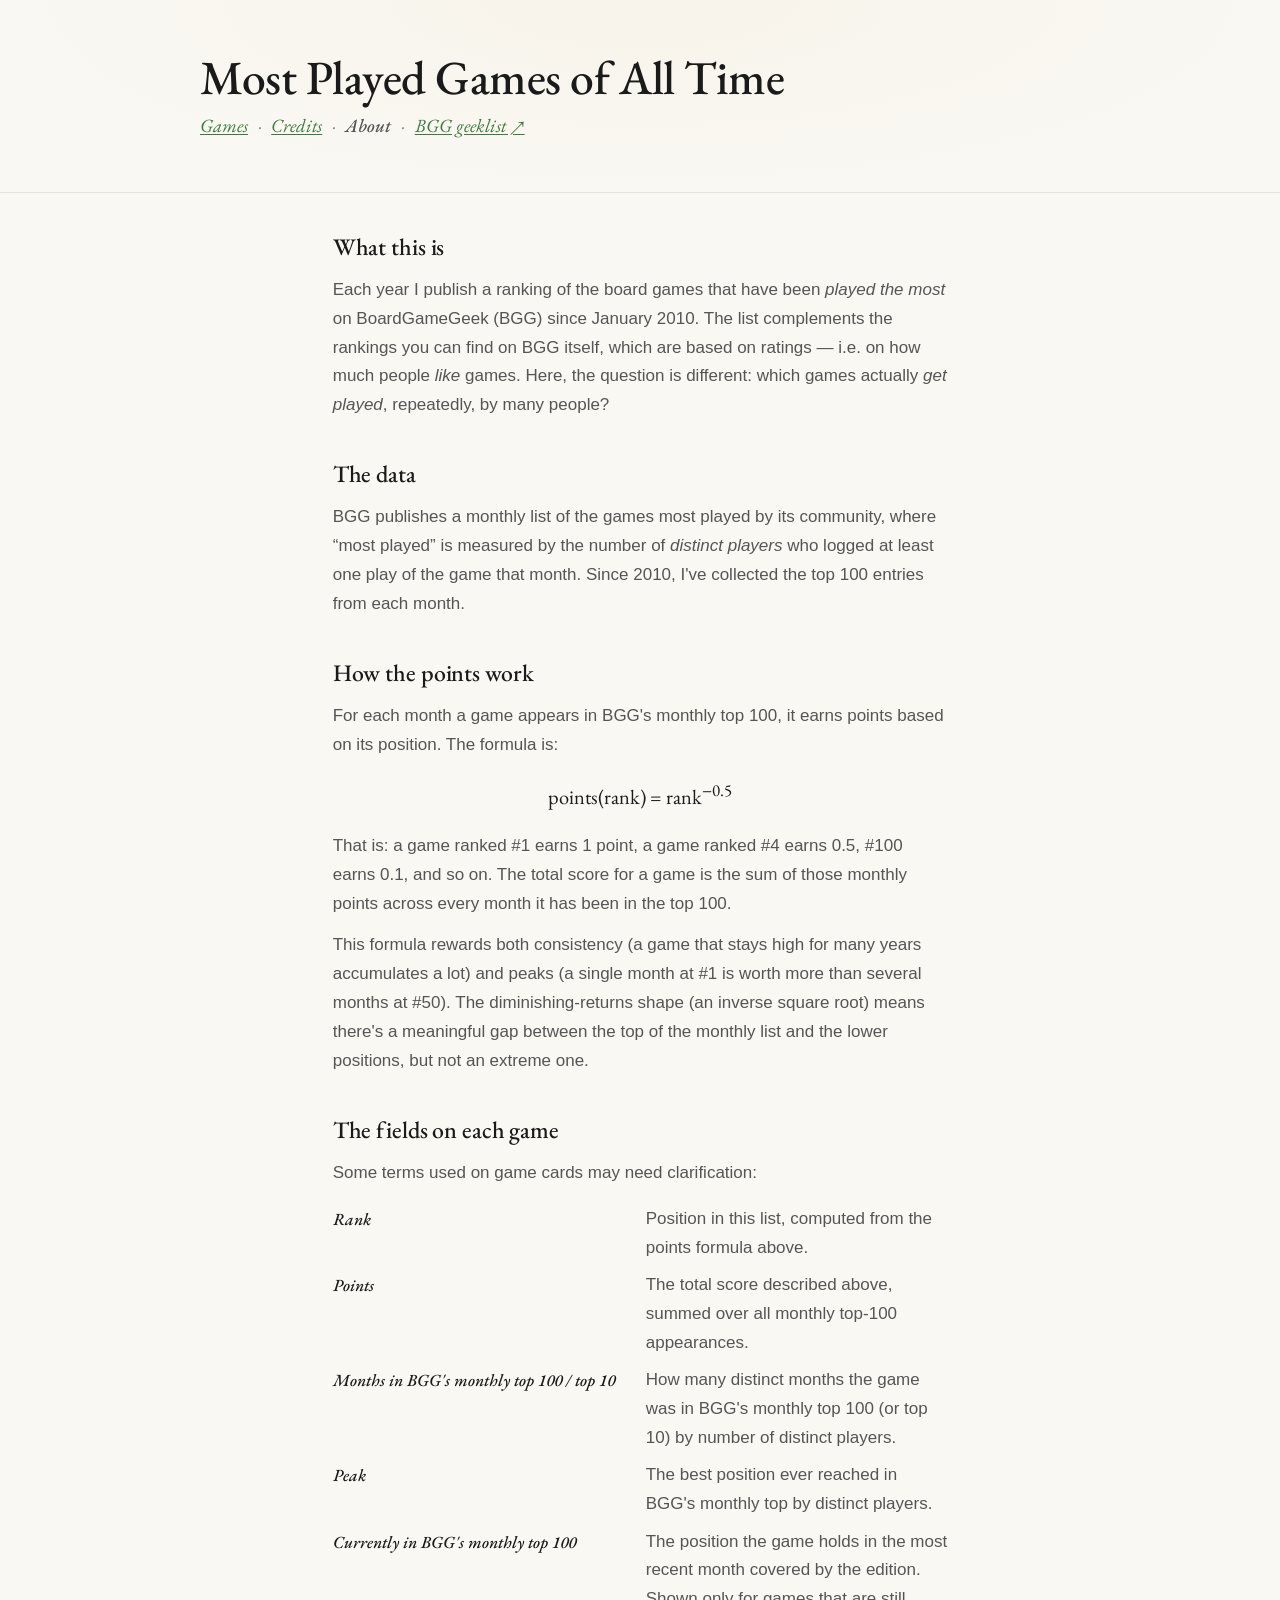
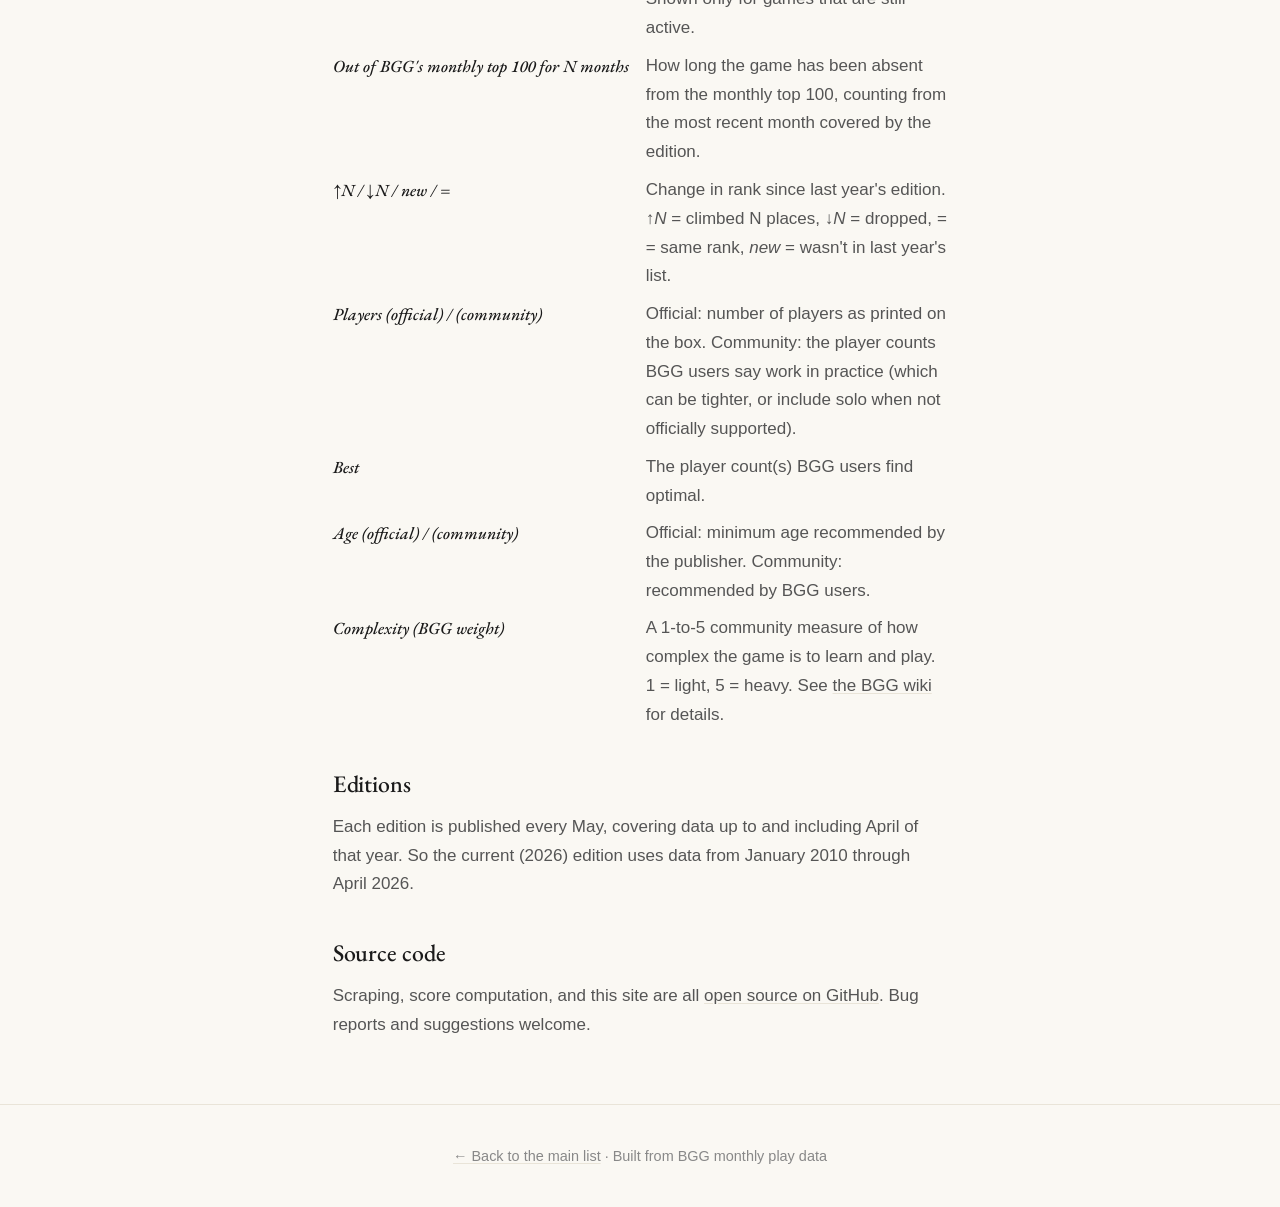
<file: docs/about.html>
<!DOCTYPE html>
<html lang="en">
<head>
  <meta charset="UTF-8">
  <meta name="viewport" content="width=device-width, initial-scale=1.0">
  <title>Most Played Games of All Time</title>

  <link rel="icon" href="data:image/svg+xml,%3Csvg xmlns='http://www.w3.org/2000/svg' viewBox='0 0 16 16'%3E%3Ctext y='14' font-size='14'%3E🎲%3C/text%3E%3C/svg%3E">

  <!-- Kick off the data fetch as early as possible. -->
  <link rel="preload" href="web_data.json" as="fetch" crossorigin>
  <link rel="preload" href="current_geeklist.json" as="fetch" crossorigin>

  <link rel="preconnect" href="https://fonts.googleapis.com">
  <link rel="preconnect" href="https://fonts.gstatic.com" crossorigin>
  <link rel="stylesheet"
        href="https://fonts.googleapis.com/css2?family=EB+Garamond:ital,wght@0,400;0,500;0,600;1,400&display=swap"
        media="print" onload="this.media='all'">
  <noscript>
    <link rel="stylesheet" href="https://fonts.googleapis.com/css2?family=EB+Garamond:ital,wght@0,400;0,500;0,600;1,400&display=swap">
  </noscript>

  <link rel="stylesheet" href="style.css">
</head>
<body>
  <header class="site-header">
    <div class="header-inner">
      <h1 class="site-title">Most Played Games of All Time</h1>
      <p class="site-subtitle" id="site-subtitle"></p>
    </div>
  </header>

  <main class="content">
    <article class="about-article">
      <h2>What this is</h2>
      <p>
        Each year I publish a ranking of the board games that have been
        <em>played the most</em> on BoardGameGeek (BGG) since January 2010.
        The list complements the rankings you can find on BGG itself, which
        are based on ratings — i.e. on how much people <em>like</em> games.
        Here, the question is different: which games actually
        <em>get played</em>, repeatedly, by many people?
      </p>

      <h2>The data</h2>
      <p>
        BGG publishes a monthly list of the games most played by its
        community, where “most played” is measured by the number of
        <em>distinct players</em> who logged at least one play of the game
        that month. Since 2010, I've collected the top 100 entries from each
        month.
      </p>

      <h2>How the points work</h2>
      <p>
        For each month a game appears in BGG's monthly top 100, it earns
        points based on its position. The formula is:
      </p>
      <p class="formula">
        points(rank) = rank<sup>&minus;0.5</sup>
      </p>
      <p>
        That is: a game ranked #1 earns 1 point, a game ranked #4 earns 0.5,
        #100 earns 0.1, and so on. The total score for a game is the sum
        of those monthly points across every month it has been in the top 100.
      </p>
      <p>
        This formula rewards both consistency (a game that stays high for
        many years accumulates a lot) and peaks (a single month at #1 is
        worth more than several months at #50). The diminishing-returns
        shape (an inverse square root) means there's a meaningful gap
        between the top of the monthly list and the lower positions, but
        not an extreme one.
      </p>

      <h2>The fields on each game</h2>
      <p>
        Some terms used on game cards may need clarification:
      </p>
      <dl class="about-glossary">
        <dt>Rank</dt>
        <dd>Position in this list, computed from the points formula above.</dd>

        <dt>Points</dt>
        <dd>The total score described above, summed over all monthly
            top-100 appearances.</dd>

        <dt>Months in BGG's monthly top 100 / top 10</dt>
        <dd>How many distinct months the game was in BGG's monthly top 100
            (or top 10) by number of distinct players.</dd>

        <dt>Peak</dt>
        <dd>The best position ever reached in BGG's monthly top by
            distinct players.</dd>

        <dt>Currently in BGG's monthly top 100</dt>
        <dd>The position the game holds in the most recent month covered
            by the edition. Shown only for games that are still active.</dd>

        <dt>Out of BGG's monthly top 100 for N months</dt>
        <dd>How long the game has been absent from the monthly top 100,
            counting from the most recent month covered by the edition.</dd>

        <dt>↑N / ↓N / new / =</dt>
        <dd>Change in rank since last year's edition. <em>↑N</em> = climbed
            N places, <em>↓N</em> = dropped, <em>=</em> = same rank, <em>new</em>
            = wasn't in last year's list.</dd>

        <dt>Players (official) / (community)</dt>
        <dd>Official: number of players as printed on the box. Community:
            the player counts BGG users say work in practice (which can be
            tighter, or include solo when not officially supported).</dd>

        <dt>Best</dt>
        <dd>The player count(s) BGG users find optimal.</dd>

        <dt>Age (official) / (community)</dt>
        <dd>Official: minimum age recommended by the publisher. Community:
            recommended by BGG users.</dd>

        <dt>Complexity (BGG weight)</dt>
        <dd>A 1-to-5 community measure of how complex the game is to learn
            and play. 1 = light, 5 = heavy. See
            <a href="https://boardgamegeek.com/wiki/page/Weight" target="_blank" rel="noopener">the BGG wiki</a>
            for details.</dd>
      </dl>

      <h2>Editions</h2>
      <p>
        Each edition is published every May, covering data up to and
        including April of that year. So the current
        (<span id="about-edition-year">…</span>) edition uses data from
        January 2010 through April <span id="about-edition-year2">…</span>.
      </p>

      <h2>Source code</h2>
      <p>
        Scraping, score computation, and this site are all
        <a href="https://github.com/francois-durand/bgg_most_played_games" target="_blank" rel="noopener">open
        source on GitHub</a>. Bug reports and suggestions welcome.
      </p>
    </article>
  </main>

  <footer class="site-footer">
    <p>
      <a href="index.html">← Back to the main list</a> ·
      Built from BGG monthly play data
    </p>
  </footer>

  <button type="button" id="back-to-top" class="back-to-top" aria-label="Back to top" hidden>
    ↑
  </button>

  <script src="nav.js" defer></script>
  <script src="about.js" defer></script>
</body>
</html>
</file>
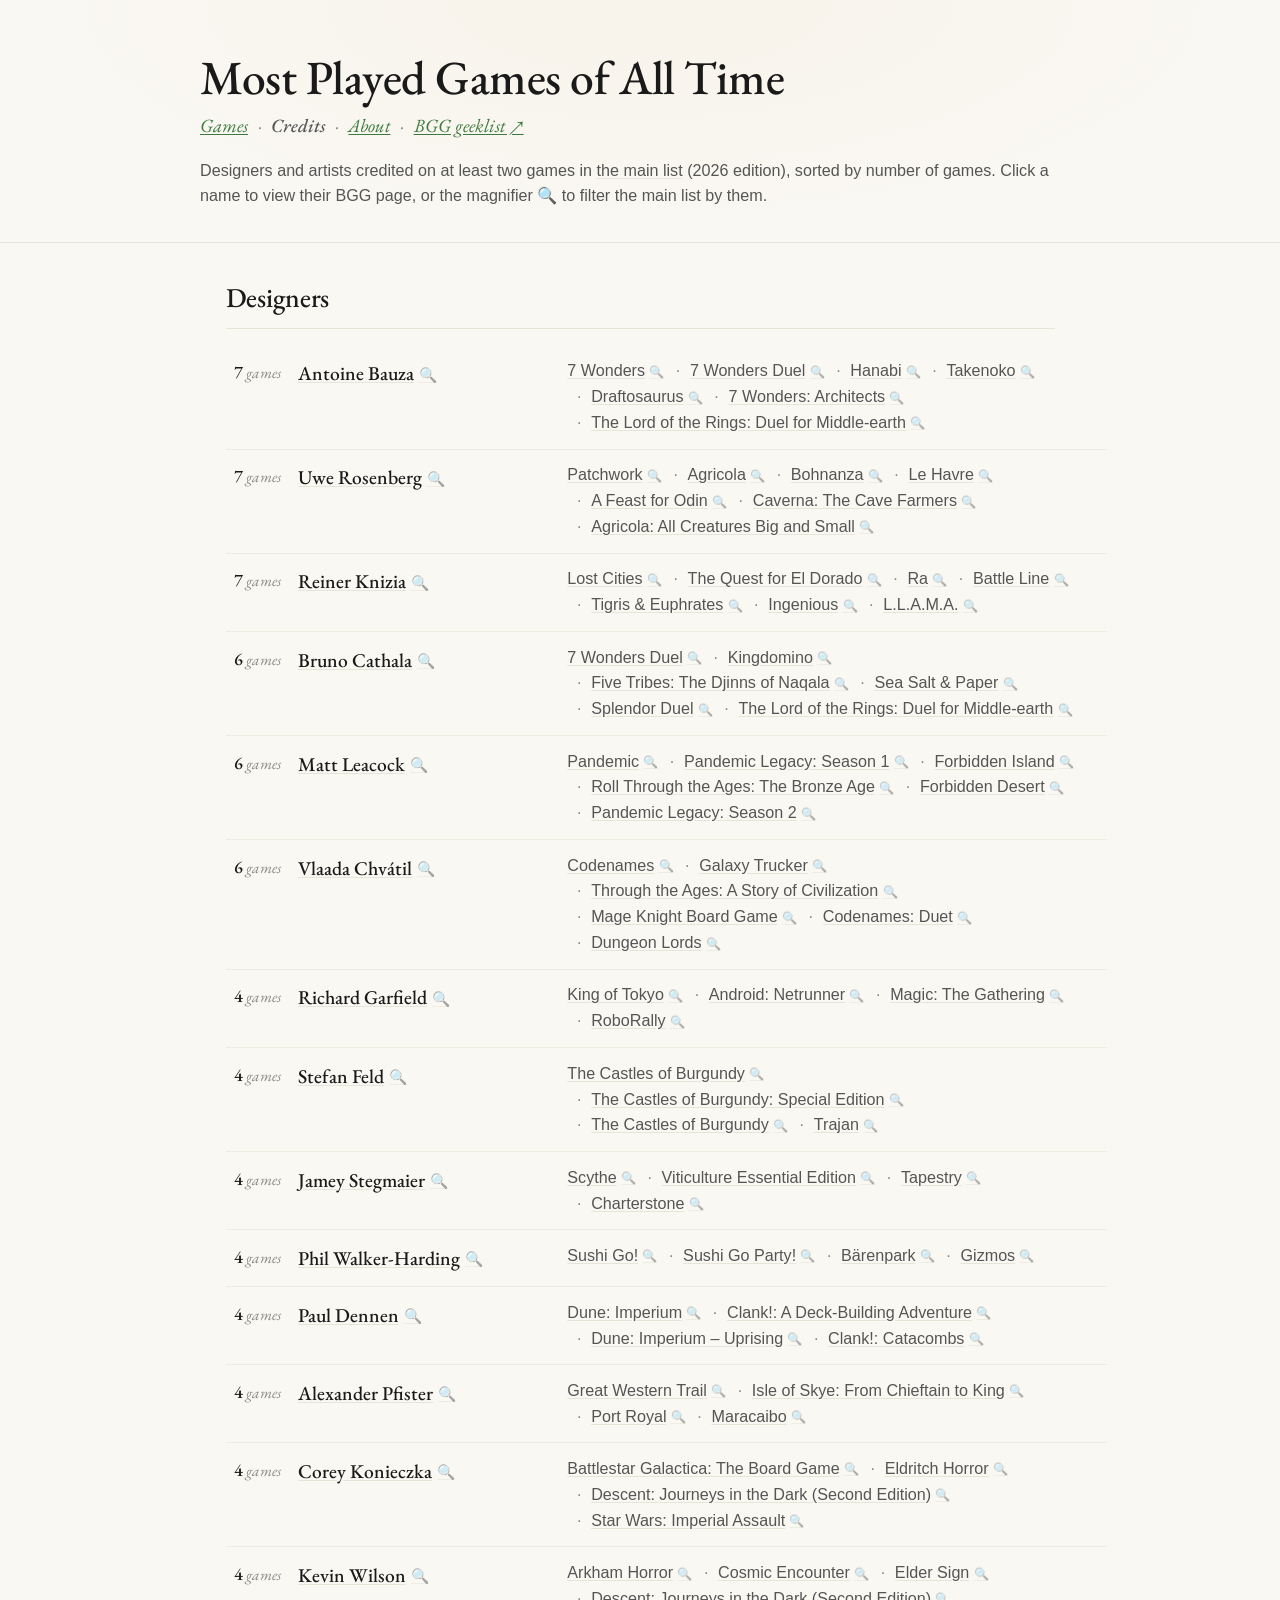
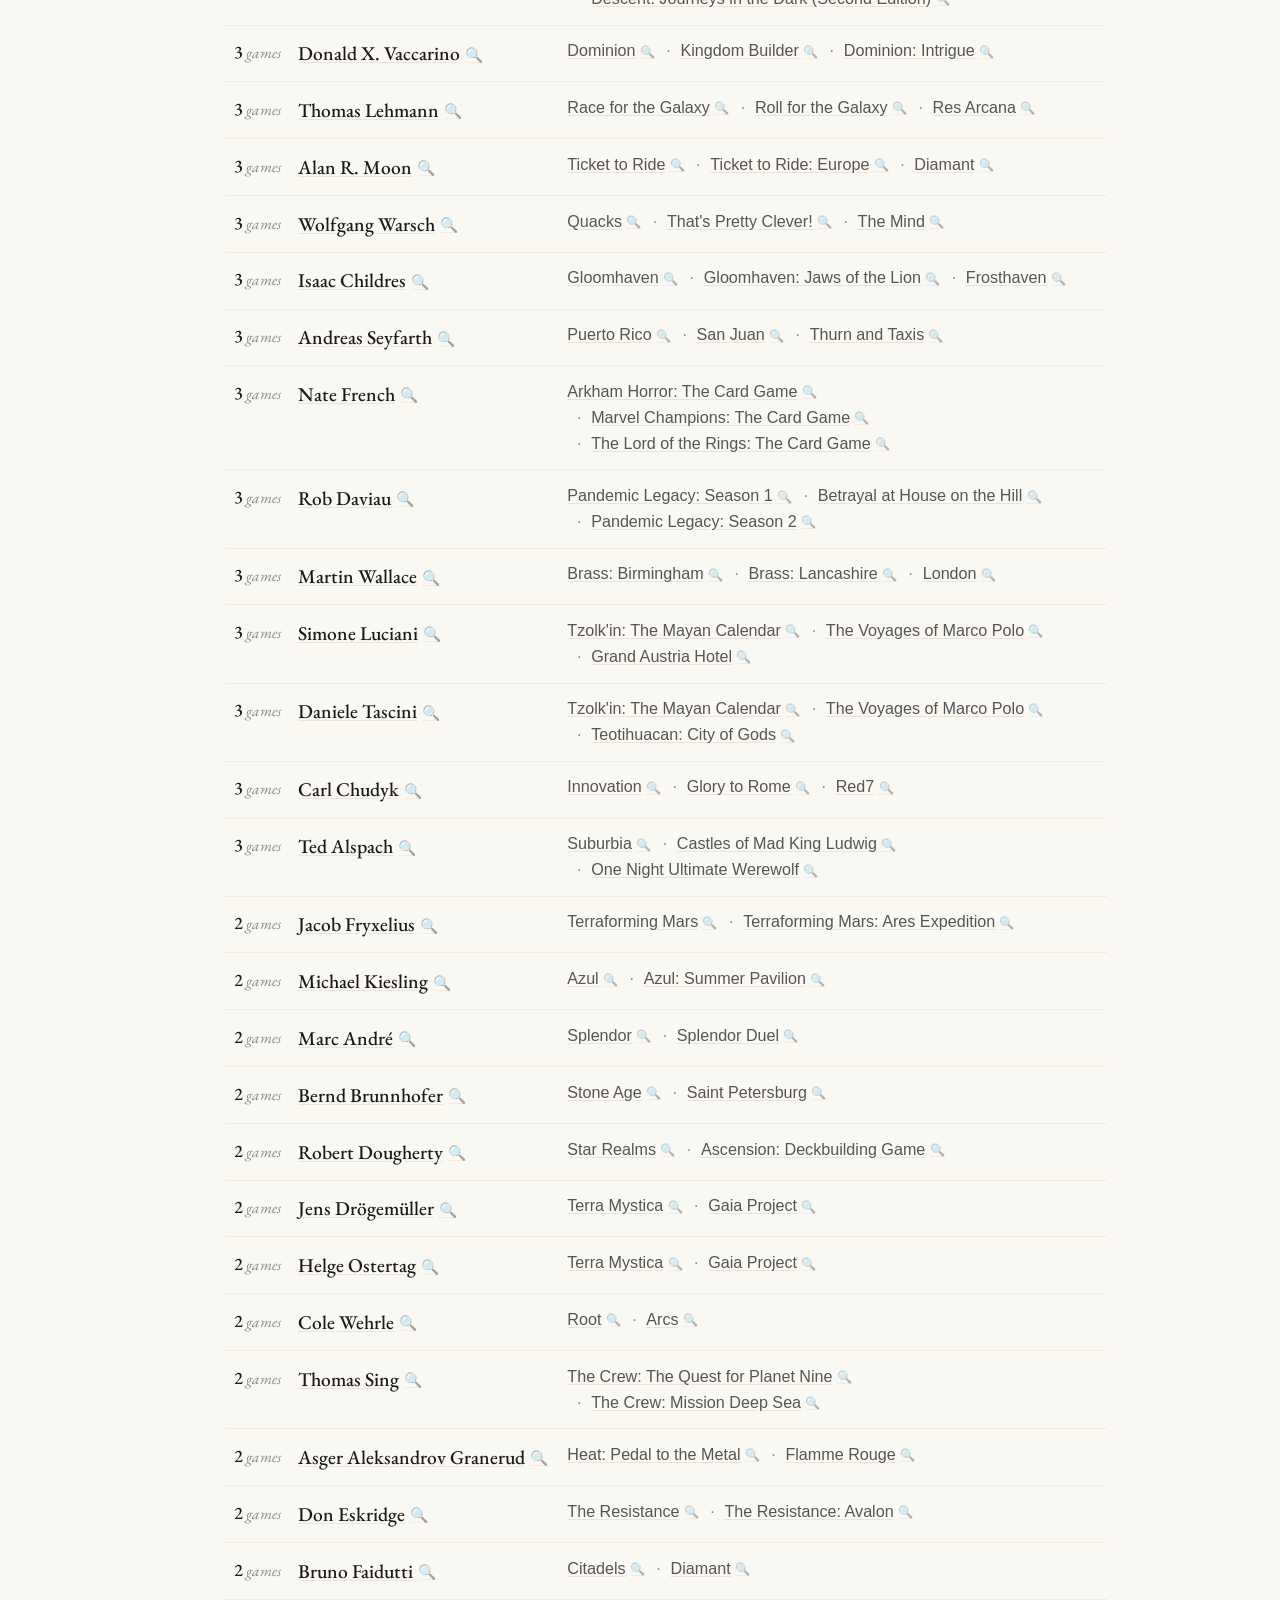
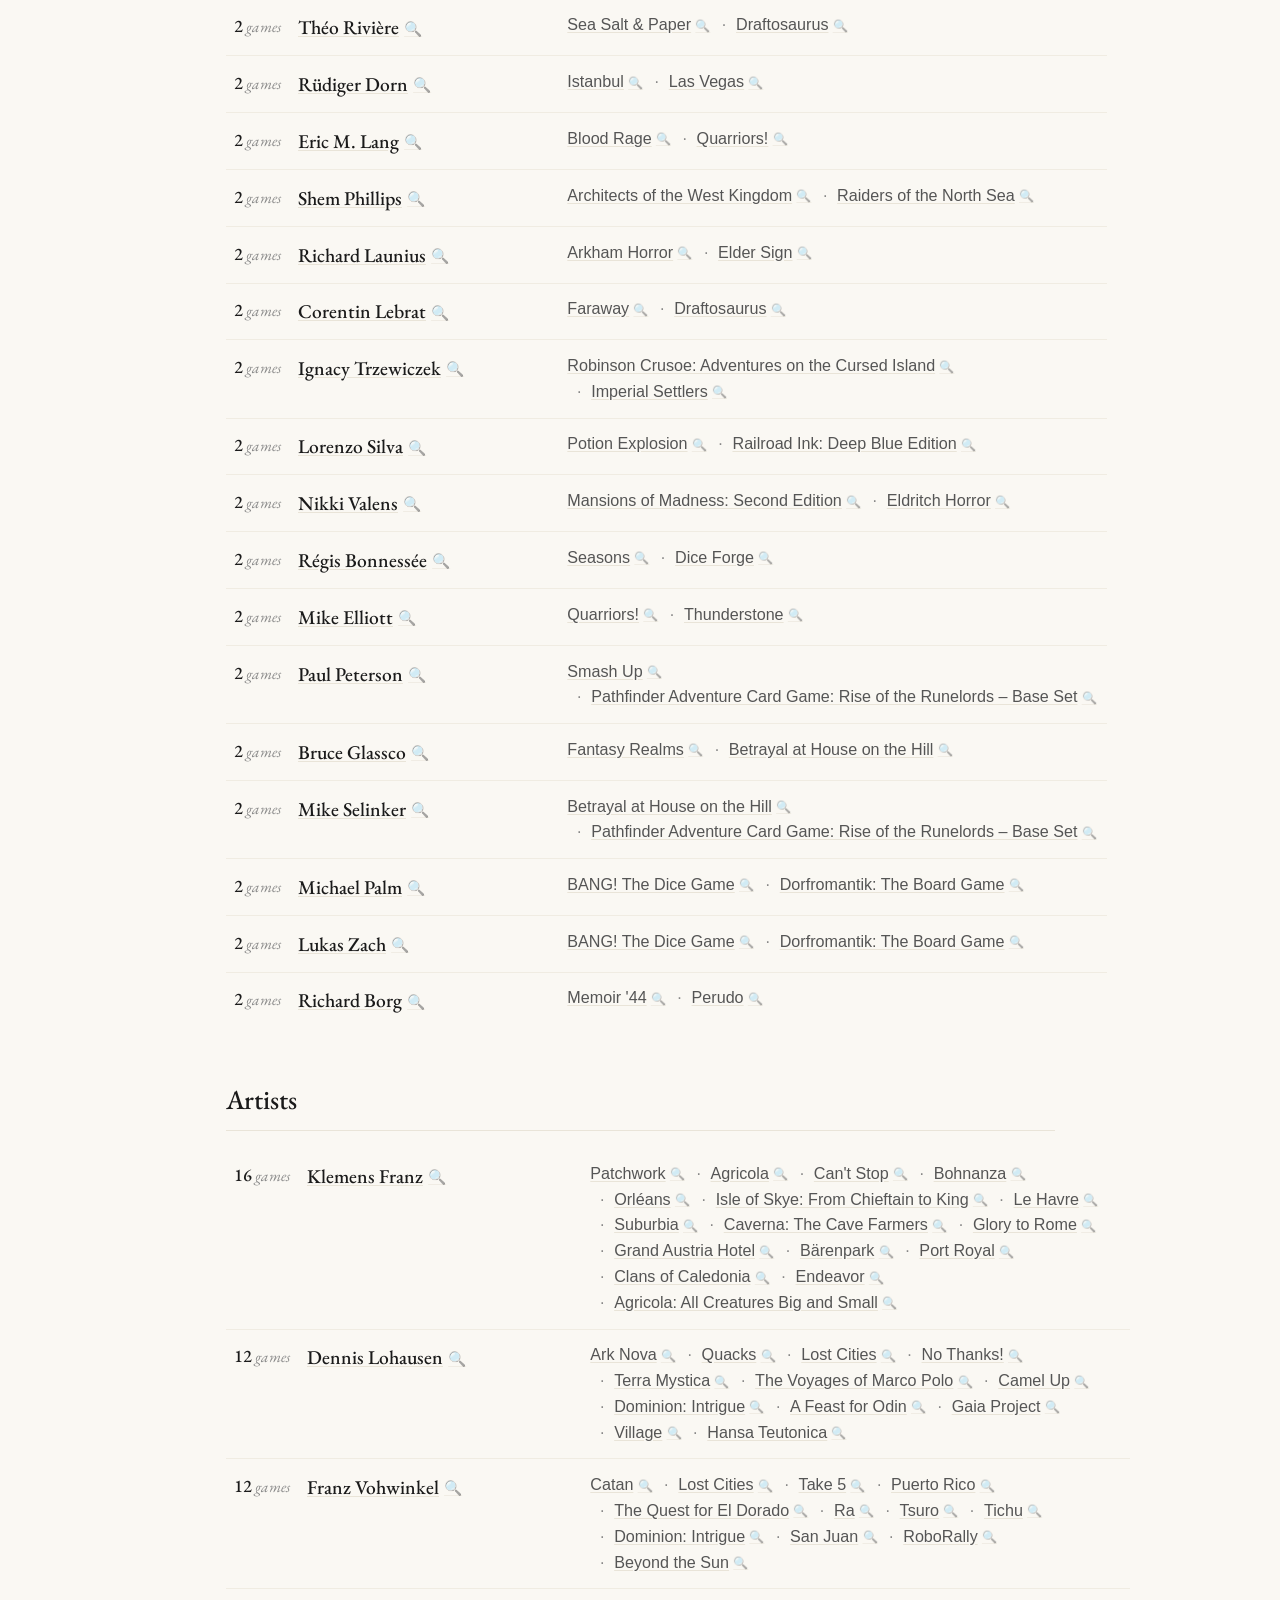
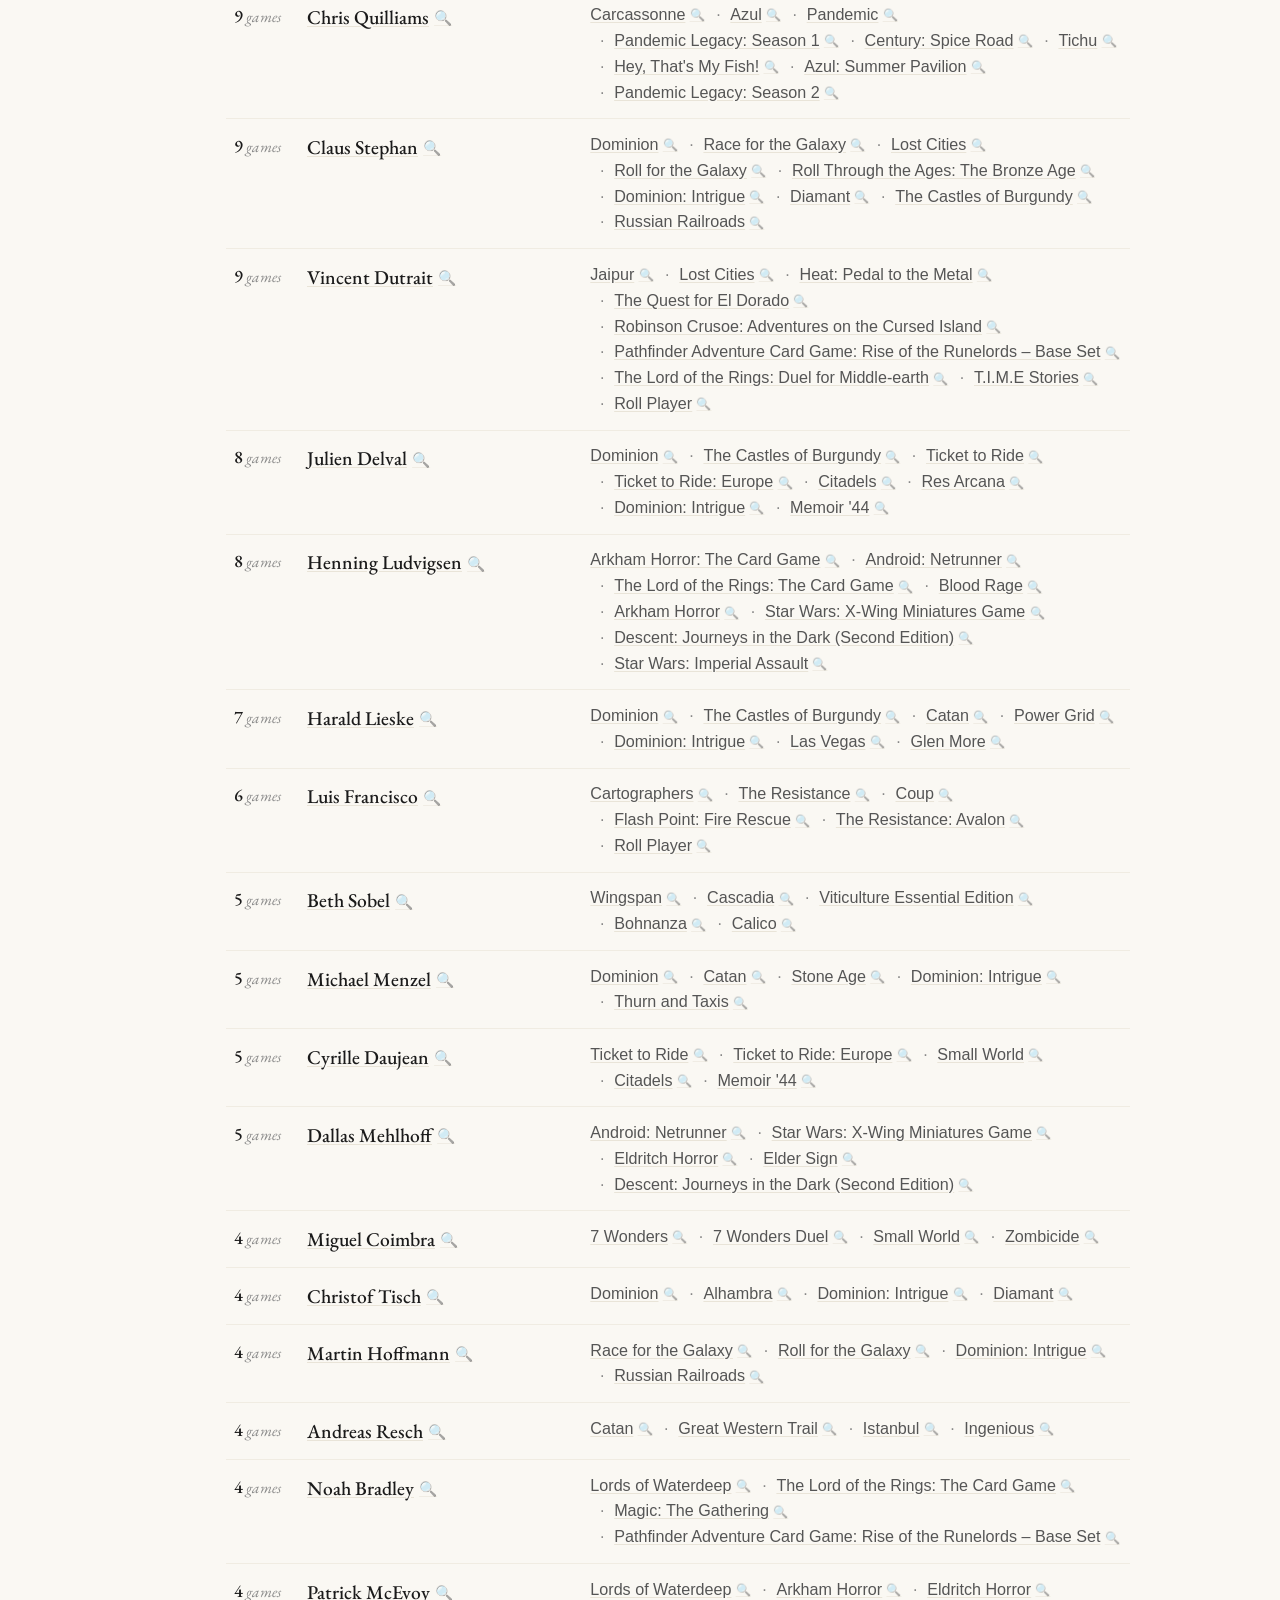
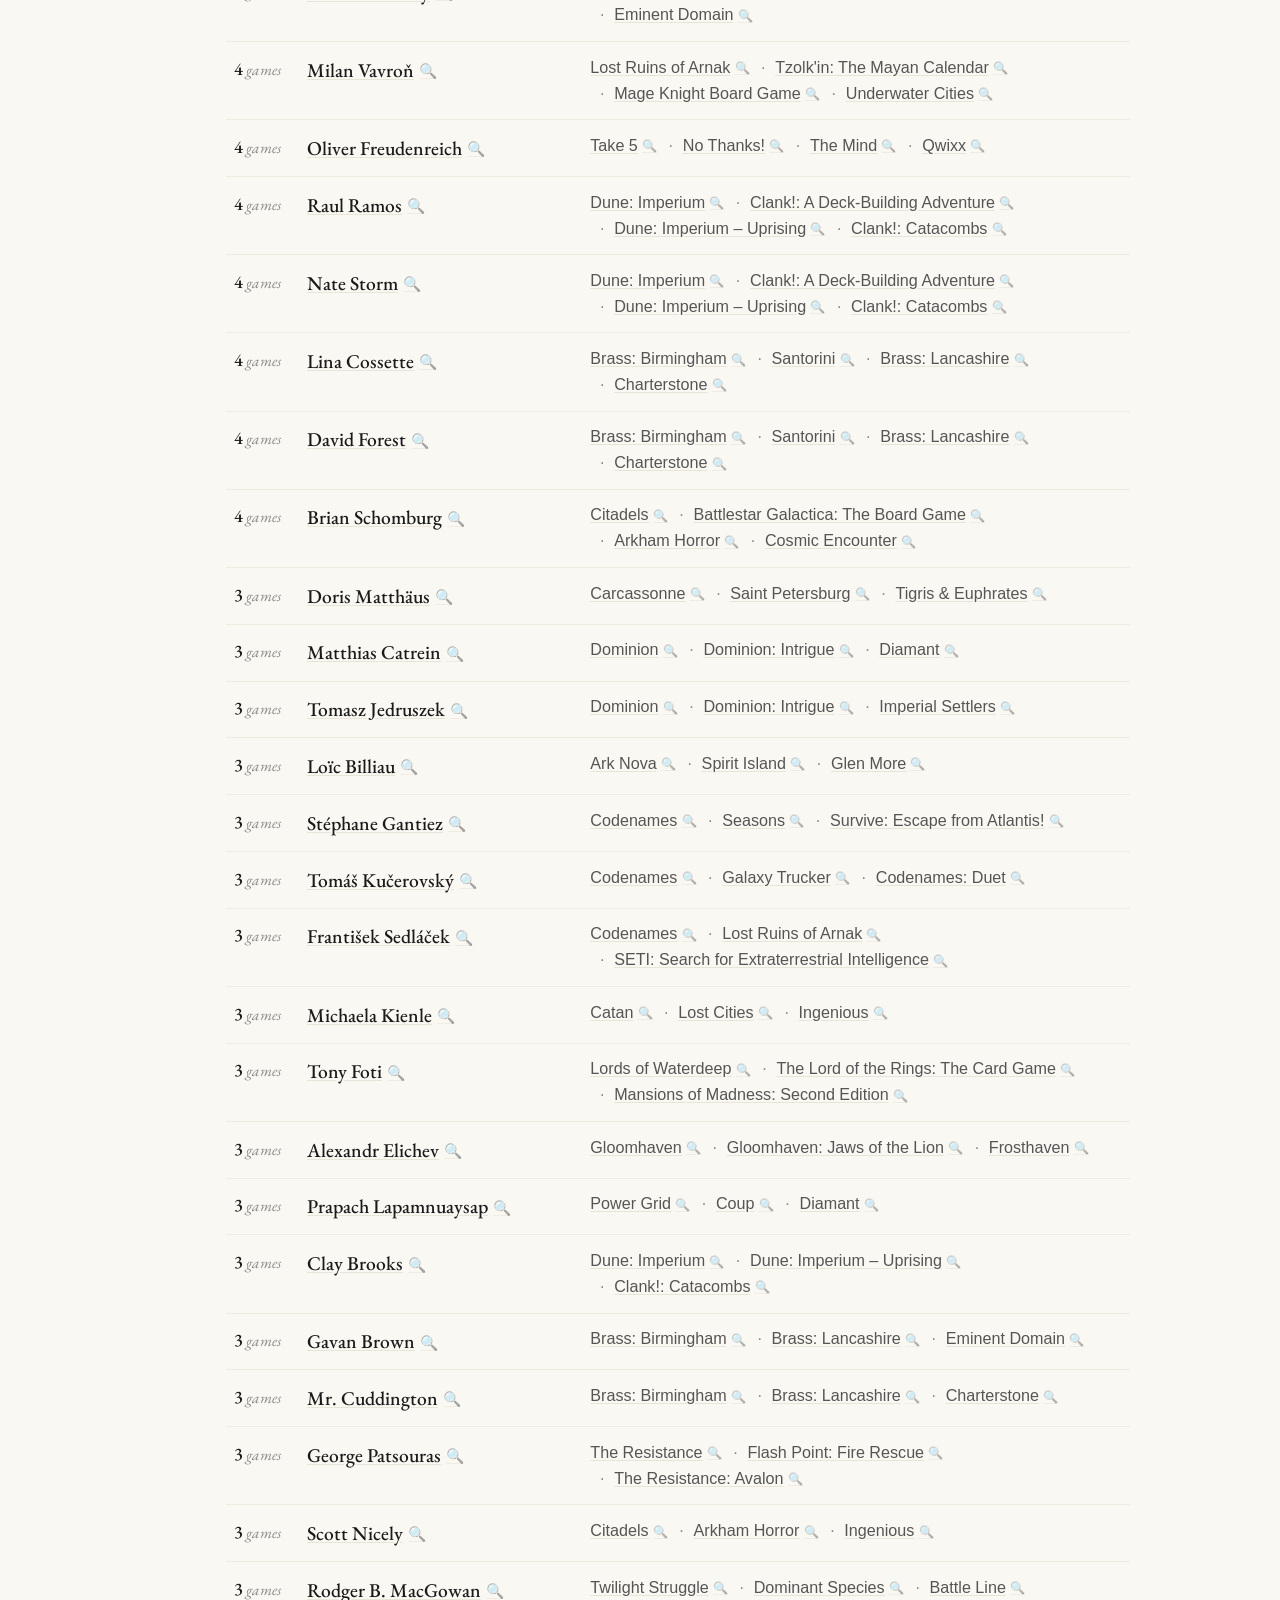
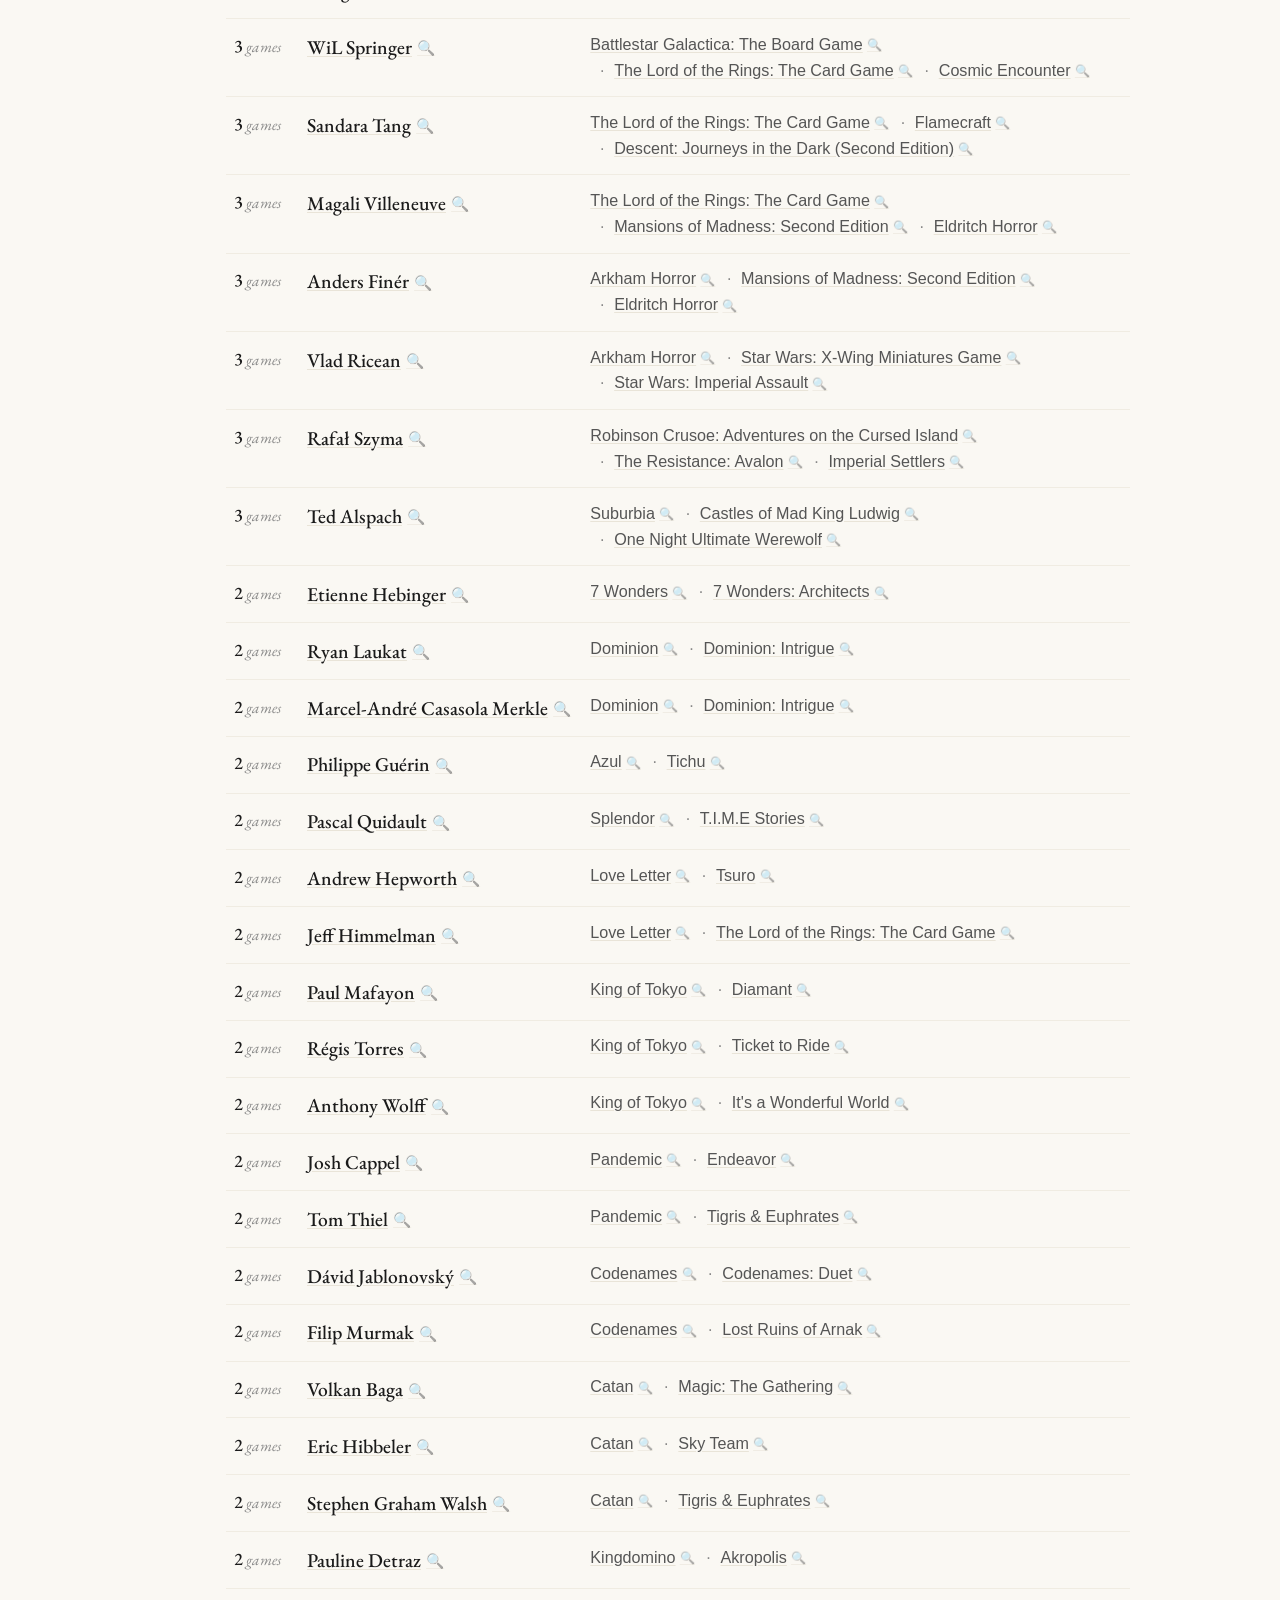
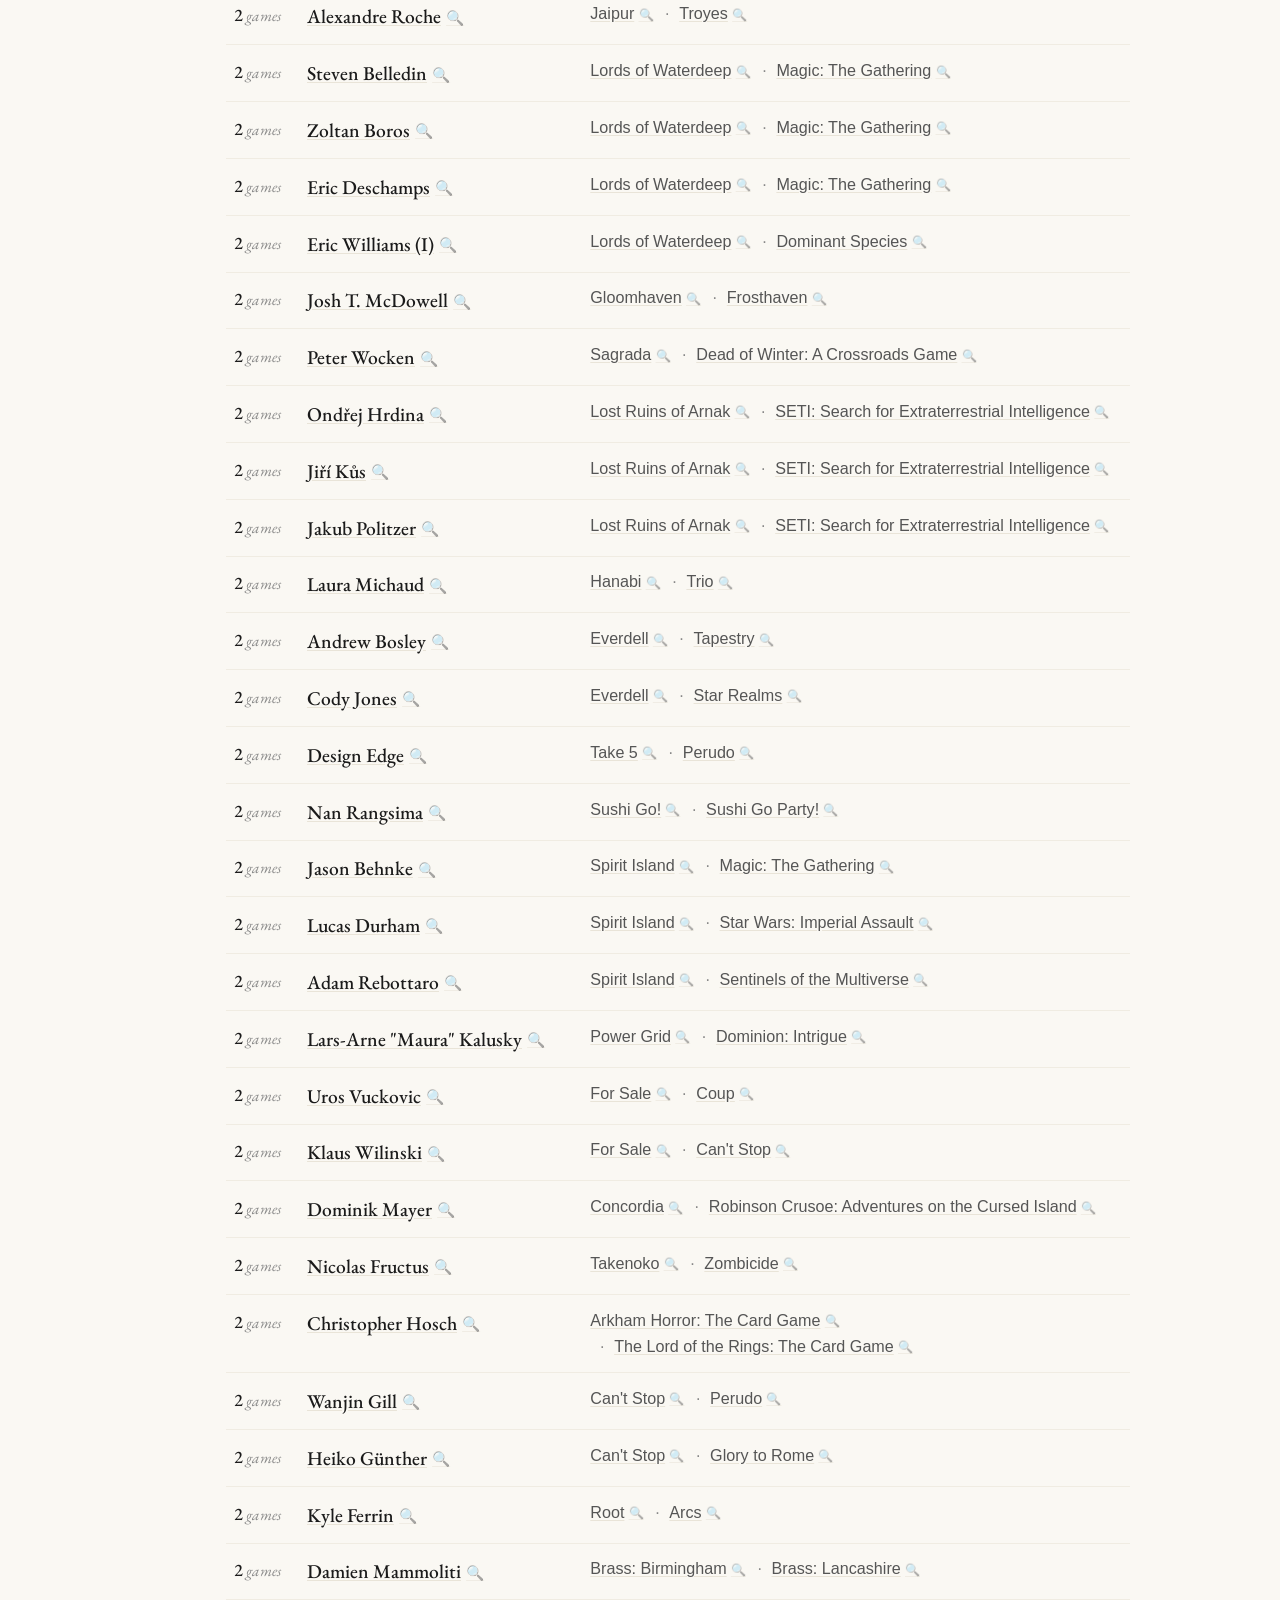
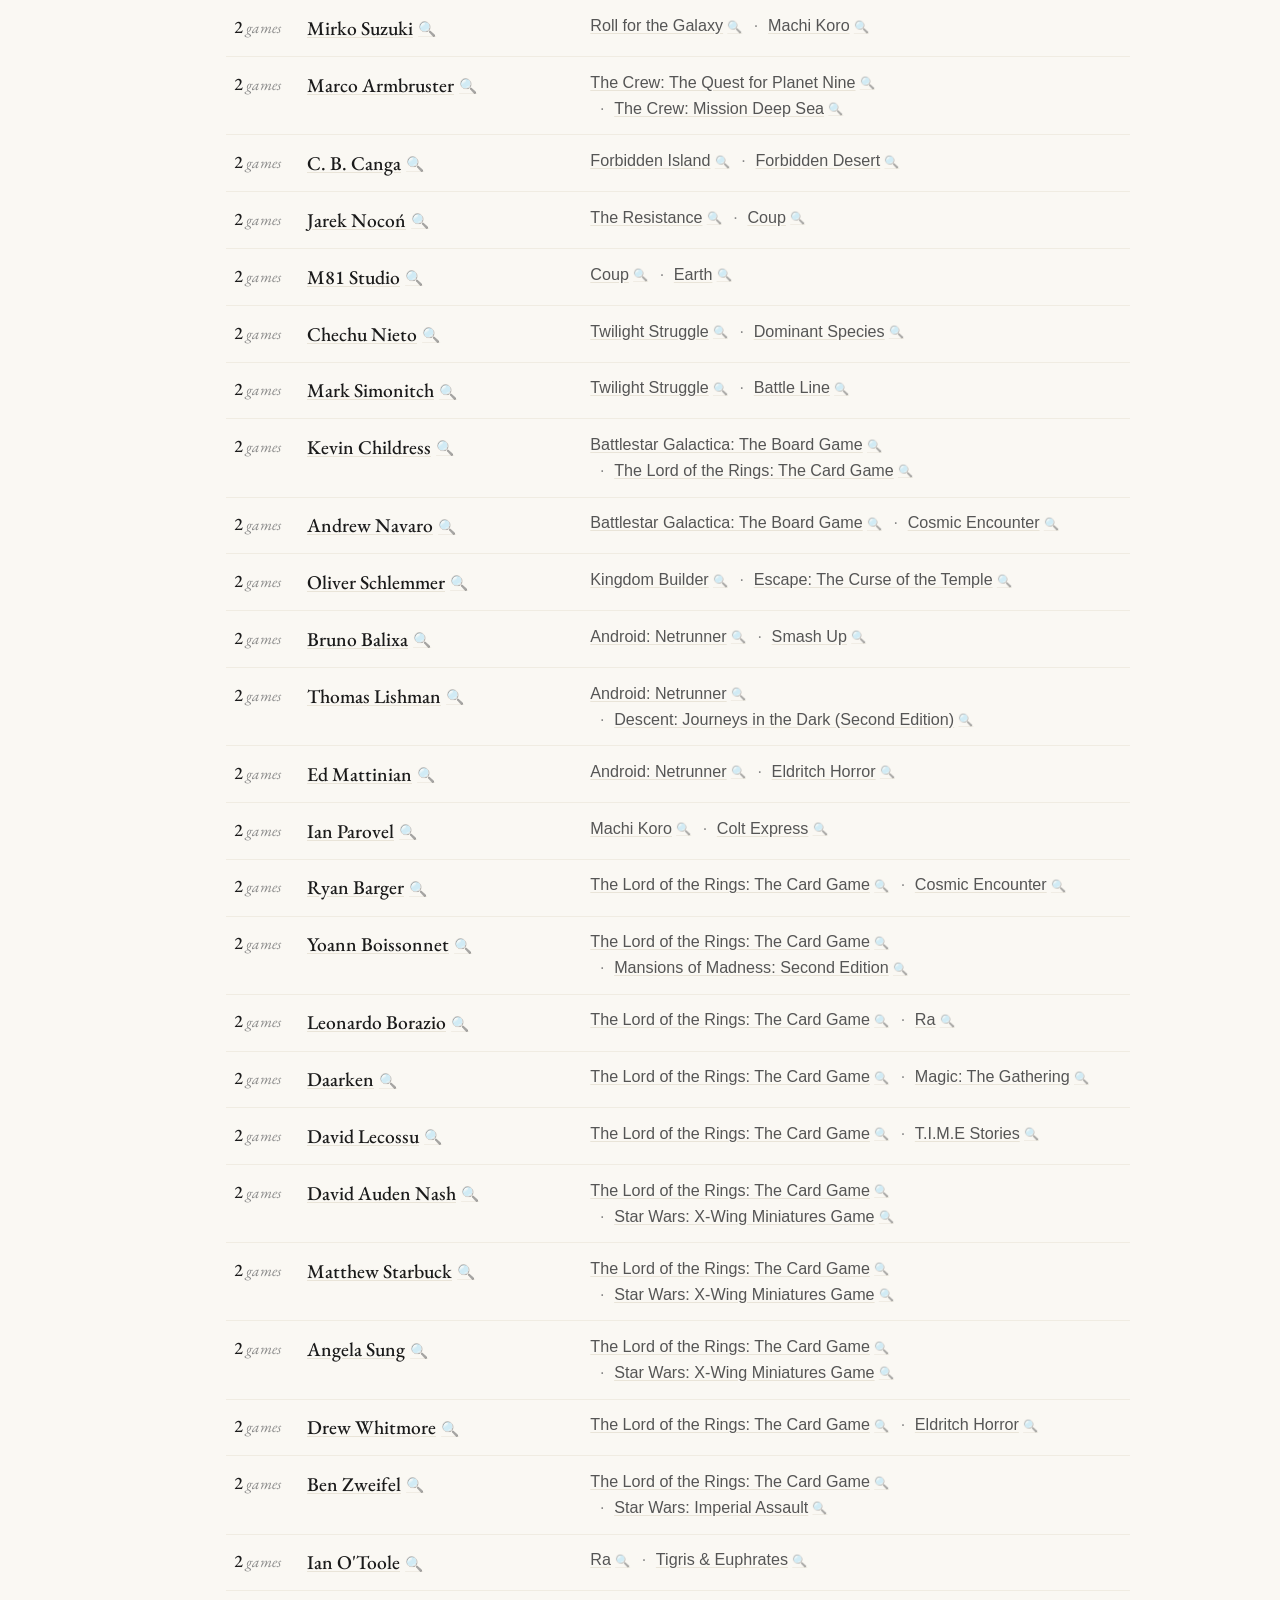
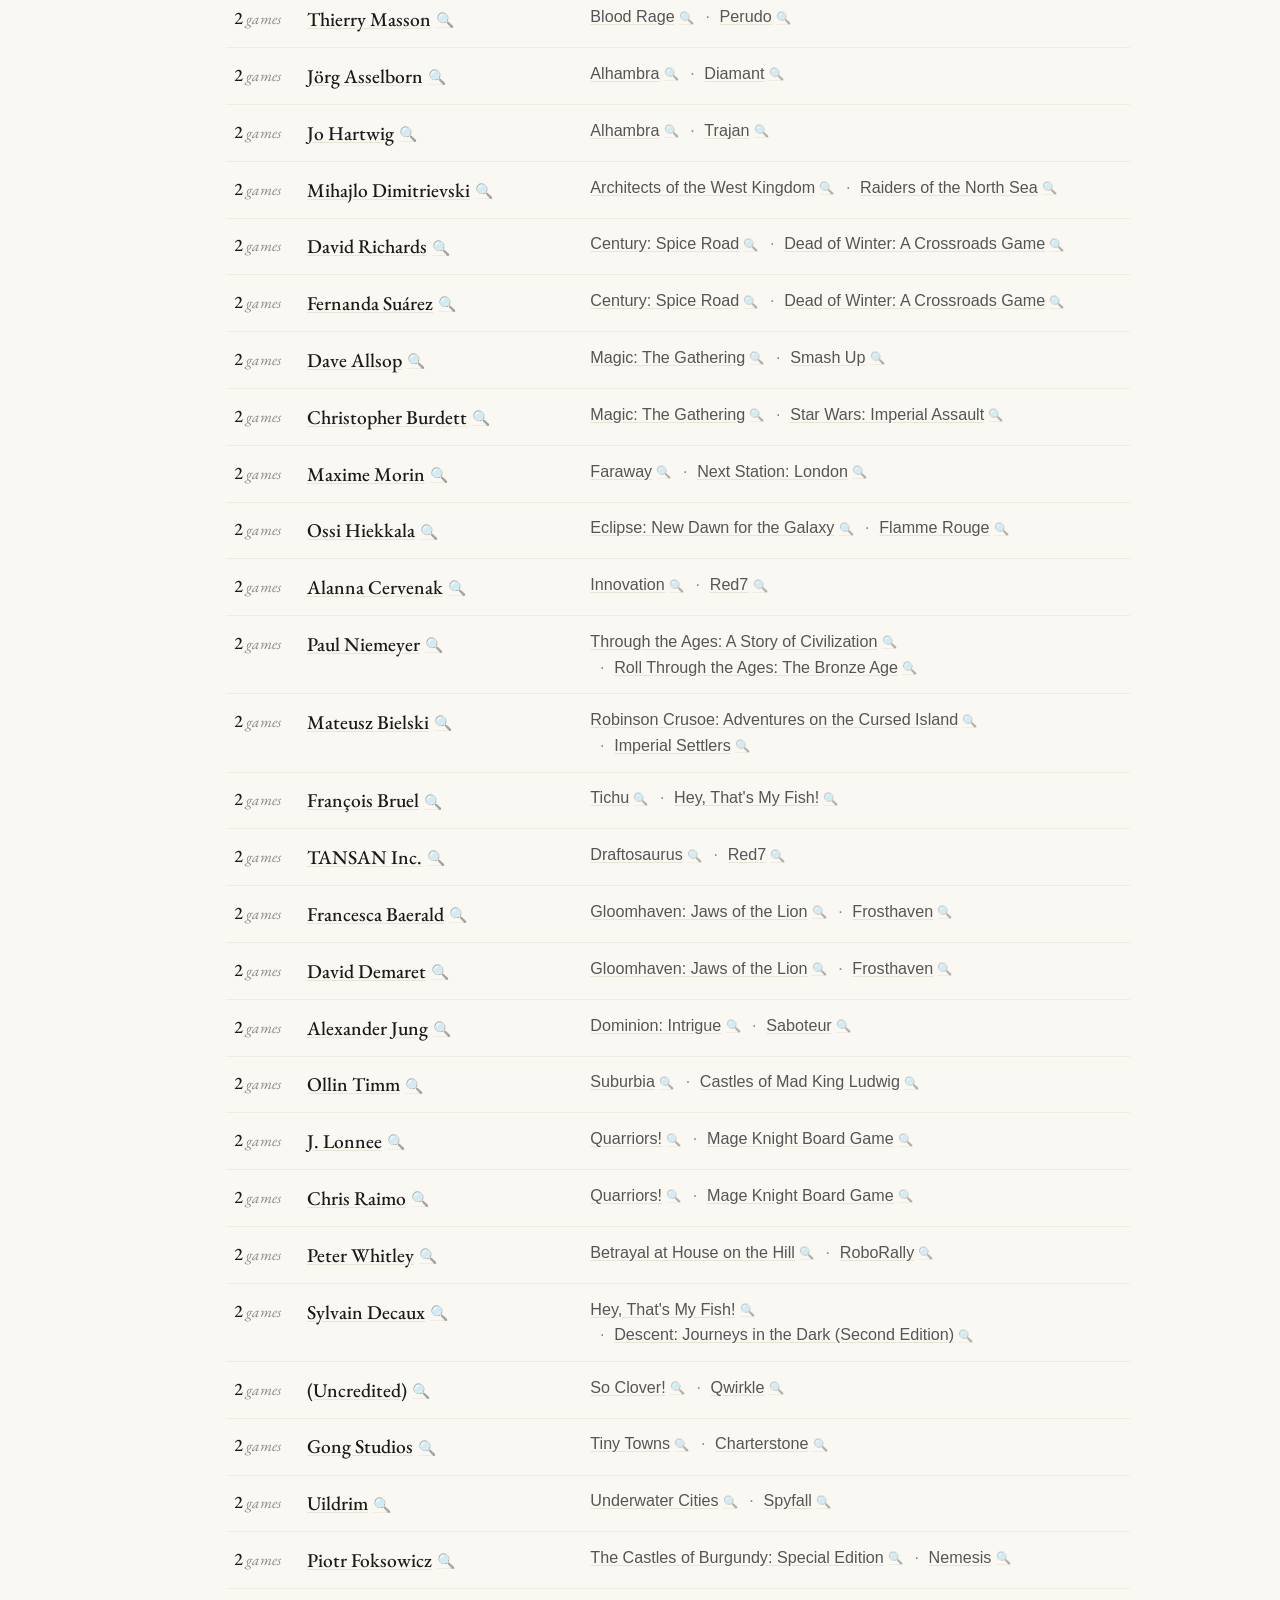
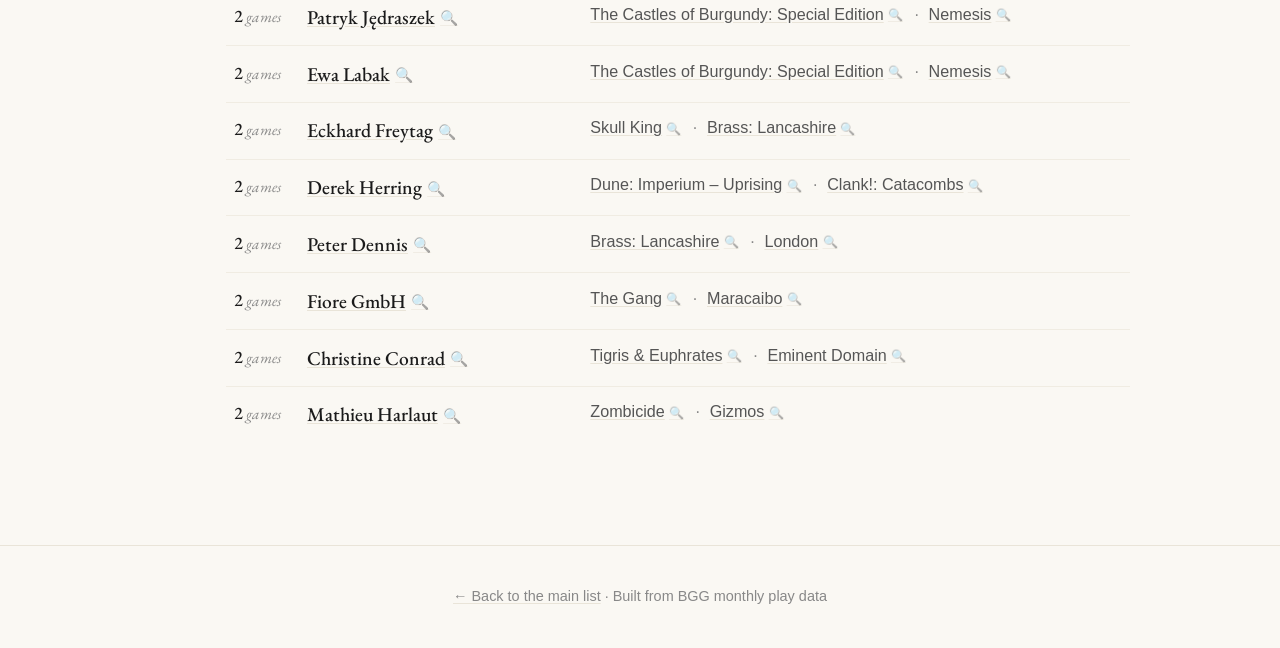
<file: docs/credits.html>
<!DOCTYPE html>
<html lang="en">
<head>
  <meta charset="UTF-8">
  <meta name="viewport" content="width=device-width, initial-scale=1.0">
  <title>Most Played Games of All Time</title>

  <link rel="icon" href="data:image/svg+xml,%3Csvg xmlns='http://www.w3.org/2000/svg' viewBox='0 0 16 16'%3E%3Ctext y='14' font-size='14'%3E🎲%3C/text%3E%3C/svg%3E">

  <!-- Kick off the data fetch as early as possible. -->
  <link rel="preload" href="credits_data.json" as="fetch" crossorigin>
  <link rel="preload" href="current_geeklist.json" as="fetch" crossorigin>

  <link rel="preconnect" href="https://fonts.googleapis.com">
  <link rel="preconnect" href="https://fonts.gstatic.com" crossorigin>
  <link rel="stylesheet"
        href="https://fonts.googleapis.com/css2?family=EB+Garamond:ital,wght@0,400;0,500;0,600;1,400&display=swap"
        media="print" onload="this.media='all'">
  <noscript>
    <link rel="stylesheet" href="https://fonts.googleapis.com/css2?family=EB+Garamond:ital,wght@0,400;0,500;0,600;1,400&display=swap">
  </noscript>

  <link rel="stylesheet" href="style.css">
</head>
<body>
  <header class="site-header">
    <div class="header-inner">
      <h1 class="site-title">Most Played Games of All Time</h1>
      <p class="site-subtitle" id="site-subtitle"></p>
      <p class="site-intro">
        Designers and artists credited on at least two games in
        <a href="index.html">the main list</a>
        (<span id="intro-edition">…</span> edition),
        sorted by number of games. Click a name to view their BGG page, or
        the magnifier 🔍 to filter the main list by them.
      </p>
    </div>
  </header>

  <main class="content">
    <section class="credits-section">
      <h2 class="credits-section-title">Designers</h2>
      <table id="designers-table" class="credits-table">
        <tbody></tbody>
      </table>
    </section>

    <section class="credits-section">
      <h2 class="credits-section-title">Artists</h2>
      <table id="artists-table" class="credits-table">
        <tbody></tbody>
      </table>
    </section>

    <p id="status" class="status">Loading credits…</p>
  </main>

  <footer class="site-footer">
    <p>
      <a href="index.html">← Back to the main list</a> ·
      Built from BGG monthly play data
    </p>
  </footer>

  <button type="button" id="back-to-top" class="back-to-top" aria-label="Back to top" hidden>
    ↑
  </button>

  <script src="nav.js" defer></script>
  <script src="credits.js" defer></script>
</body>
</html>
</file>
<file: docs/style.css>
/* ---------------------------------------------------------------------------
   Most Played Games — refined-minimal stylesheet.

   Aesthetic: catalog-of-classics. Cream background, deep ink text, an elegant
   serif (EB Garamond) reserved for titles and a system sans for body. Calm
   palette with restrained accents for rank deltas.
   --------------------------------------------------------------------------- */

:root {
  /* Palette */
  --bg:           #faf8f3;    /* warm cream */
  --bg-card:     #ffffff;
  --ink:         #1a1a1a;
  --ink-soft:    #555555;
  --ink-muted:   #888888;
  --rule:        #e9e4d8;     /* faint separator */
  --rule-soft:   #f0ece2;
  --accent-up:   #3d7a3f;     /* climbed in rank */
  --accent-down: #a83232;     /* dropped in rank */
  --accent-new:  #b78318;     /* new entry, warm gold */

  /* Type */
  --font-display: "EB Garamond", "Georgia", "Times New Roman", serif;
  --font-body:    -apple-system, BlinkMacSystemFont, "Segoe UI", Roboto,
                  "Helvetica Neue", Arial, sans-serif;

  /* Spacing rhythm */
  --space-1: 0.25rem;
  --space-2: 0.5rem;
  --space-3: 0.75rem;
  --space-4: 1rem;
  --space-5: 1.5rem;
  --space-6: 2rem;
  --space-8: 3rem;

  /* Layout */
  --content-max: 880px;
}

* { box-sizing: border-box; }

/* The HTML `hidden` attribute should always hide an element. Some of our
   class rules set `display: flex` or `grid` and would otherwise win the
   specificity battle. */
[hidden] { display: none !important; }

html { font-size: 17px; }

body {
  margin: 0;
  background: var(--bg);
  color: var(--ink);
  font-family: var(--font-body);
  line-height: 1.55;
  -webkit-font-smoothing: antialiased;
  -moz-osx-font-smoothing: grayscale;
}

a {
  color: inherit;
  text-decoration: underline;
  text-decoration-color: var(--rule);
  text-underline-offset: 2px;
  transition: text-decoration-color 0.15s ease;
}
a:hover { text-decoration-color: var(--ink-soft); }

/* --- Header -------------------------------------------------------------- */

.site-header {
  border-bottom: 1px solid var(--rule);
  padding: var(--space-8) var(--space-5) var(--space-6);
  background:
    radial-gradient(ellipse at top, rgba(183, 131, 24, 0.04), transparent 70%),
    var(--bg);
}

.header-inner {
  max-width: var(--content-max);
  margin: 0 auto;
}

.site-title {
  font-family: var(--font-display);
  font-weight: 500;
  font-size: clamp(1.8rem, 4vw, 2.8rem);
  line-height: 1.1;
  letter-spacing: -0.01em;
  margin: 0 0 var(--space-2);
}

.site-subtitle {
  font-family: var(--font-display);
  font-style: italic;
  font-size: 1.1rem;
  color: var(--ink-soft);
  margin: 0 0 var(--space-4);
}

.site-intro {
  color: var(--ink-soft);
  font-size: 0.95rem;
  margin: 0;
}

/* Inline link in the subtitle, pointing to the credits page. Italic to
   match the surrounding subtitle, with a soft accent color. */
.subtitle-link {
  color: var(--accent-up);
  text-decoration-color: var(--accent-up);
}
.subtitle-link:hover {
  color: var(--ink);
  text-decoration-color: var(--ink);
}
.subtitle-sep {
  color: var(--ink-muted);
  margin: 0 0.3em;
}
/* Current page in the nav: plain text (no link) but in regular ink so it
   visually stands out a bit from the surrounding muted subtitle. */
.subtitle-current {
  color: var(--ink-soft);
  font-weight: 500;
}

/* --- Main / list --------------------------------------------------------- */

.content {
  max-width: var(--content-max);
  margin: 0 auto;
  padding: var(--space-6) var(--space-5) var(--space-8);
}

.status {
  text-align: center;
  color: var(--ink-muted);
  font-style: italic;
  margin: var(--space-6) 0;
}

/* --- Filters panel ------------------------------------------------------- */

.filters-panel {
  border: 1px solid var(--rule);
  border-radius: 6px;
  margin-bottom: var(--space-5);
  overflow: hidden;
}

.filters-header {
  width: 100%;
  background: var(--bg);
  border: none;
  padding: var(--space-3) var(--space-4);
  cursor: pointer;
  text-align: left;
  display: flex;
  justify-content: space-between;
  align-items: center;
  gap: var(--space-3);
  font: inherit;
  color: inherit;
  transition: background 0.15s ease;
}
.filters-header:hover { background: var(--rule-soft); }
.filters-header:focus-visible { outline: none; background: var(--rule-soft); }

.filters-title {
  font-family: var(--font-display);
  font-style: italic;
  font-size: 1rem;
  color: var(--ink-soft);
}

.filters-body {
  background: var(--bg-card);
  padding: var(--space-4) var(--space-5) var(--space-5);
  border-top: 1px solid var(--rule);
  display: flex;
  flex-direction: column;
  gap: var(--space-3);
}

.filter-row {
  display: grid;
  grid-template-columns: 110px 1fr;
  gap: var(--space-4);
  align-items: center;
}

.filter-label {
  font-family: var(--font-display);
  font-style: italic;
  color: var(--ink-muted);
  font-size: 0.95rem;
}

.filter-control {
  display: flex;
  align-items: center;
  flex-wrap: wrap;
  gap: var(--space-2) var(--space-3);
}

.filter-input,
.filter-select {
  font-family: var(--font-body);
  font-size: 0.95rem;
  color: var(--ink);
  background: var(--bg);
  border: 1px solid var(--rule);
  border-radius: 3px;
  padding: 0.35em 0.6em;
  transition: border-color 0.15s ease;
}
.filter-input:focus,
.filter-select:focus {
  outline: none;
  border-color: var(--ink-muted);
}

.filter-input.narrow { width: 4.5em; }
.search-input { flex: 1; min-width: 200px; }

.filter-sep {
  color: var(--ink-muted);
}
.filter-unit {
  color: var(--ink-soft);
  font-size: 0.9rem;
}

/* Player count checkboxes — looks like a row of small toggles. */
.player-checkboxes {
  display: flex;
  flex-wrap: wrap;
  gap: var(--space-2);
}
.check {
  display: inline-flex;
  align-items: center;
  gap: 0.3em;
  font-size: 0.95rem;
  color: var(--ink-soft);
  cursor: pointer;
  padding: 0.2em 0.5em;
  border-radius: 3px;
  transition: background 0.15s ease;
}
.check:hover { background: var(--rule-soft); }
.check input { cursor: pointer; margin: 0; }

/* Footer of filter panel: result count + reset button. Separated from the
   filter rows above by a thin rule. */
.filter-footer {
  display: flex;
  justify-content: space-between;
  align-items: center;
  margin-top: var(--space-2);
  padding-top: var(--space-3);
  border-top: 1px solid var(--rule);
}

.result-count {
  color: var(--ink-soft);
  font-style: italic;
  font-family: var(--font-display);
  font-size: 0.95rem;
}

.list-control-button:disabled {
  opacity: 0.4;
  cursor: not-allowed;
  border-color: var(--rule);
  color: var(--ink-muted);
}
.list-control-button:disabled:hover {
  border-color: var(--rule);
  color: var(--ink-muted);
}

/* --- List controls (above the cards) ------------------------------------ */

.list-controls {
  display: flex;
  justify-content: space-between;
  align-items: center;
  margin-bottom: var(--space-4);
  flex-wrap: wrap;
  gap: var(--space-3);
}

.sort-label {
  display: inline-flex;
  align-items: center;
  gap: var(--space-2);
  font-family: var(--font-display);
  font-style: italic;
  color: var(--ink-muted);
  font-size: 0.95rem;
}

.list-control-button {
  background: none;
  border: 1px solid var(--rule);
  border-radius: 3px;
  padding: 0.4em 0.9em;
  cursor: pointer;
  font-family: var(--font-display);
  font-style: italic;
  font-size: 0.9rem;
  color: var(--ink-soft);
  letter-spacing: 0.01em;
  transition: border-color 0.15s ease, color 0.15s ease;
}
.list-control-button:hover,
.list-control-button:focus-visible {
  border-color: var(--ink-muted);
  color: var(--ink);
  outline: none;
}

.game-list {
  display: flex;
  flex-direction: column;
  gap: var(--space-4);
}

/* --- Card ---------------------------------------------------------------- */

.card {
  background: var(--bg-card);
  border: 1px solid var(--rule);
  border-radius: 6px;
  padding: var(--space-5);
  display: grid;
  grid-template-columns: 200px 1fr;
  gap: var(--space-5);
  align-items: start;
  transition: border-color 0.15s ease, box-shadow 0.15s ease;
}
.card:hover {
  border-color: var(--rule-soft);
  box-shadow: 0 2px 8px rgba(0, 0, 0, 0.03);
}

.card-image-link {
  display: block;
  width: 200px;
  height: 200px;
  position: relative;
  overflow: hidden;
  border-radius: 3px;
  /* Always-visible padding around the sharp image so the blurred backdrop
     frames it, regardless of the source image aspect ratio. */
  padding: 5px;
  background-size: cover;
  background-position: center;
  background-color: var(--rule-soft);
}

/* The blurred backdrop: pseudo-element so the sharp <img> can sit on top
   without being blurred. The wide inset, heavy blur, brightness boost and
   light desaturation produce a soft, glowing halo that frames the image
   without competing with it. */
.card-image-link::before {
  content: "";
  position: absolute;
  inset: -80px; /* extra so blur edges don't show */
  background: inherit;
  background-size: cover;
  background-position: center;
  filter: blur(32px) brightness(1.5) saturate(0.85);
  opacity: 1.0;
  z-index: 0;
}

.card-image {
  position: relative;
  z-index: 1;
  width: 100%;
  height: 100%;
  object-fit: contain;
  display: block;
}

.card-body {
  display: flex;
  flex-direction: column;
  gap: var(--space-2);
  min-width: 0; /* allow children to shrink */
}

.card-rank-line {
  display: flex;
  align-items: baseline;
  gap: var(--space-3);
  font-family: var(--font-display);
  font-size: 1.05rem;
  color: var(--ink-muted);
  letter-spacing: 0.02em;
}

.card-rank {
  font-weight: 500;
  color: var(--ink-soft);
}

.delta { font-weight: 500; font-size: 0.95rem; }
.delta-up   { color: var(--accent-up); }
.delta-down { color: var(--accent-down); }
.delta-zero { color: var(--ink-muted); }
.delta-new {
  color: var(--accent-new);
  text-transform: uppercase;
  letter-spacing: 0.08em;
  font-size: 0.78rem;
  font-weight: 600;
  border: 1px solid var(--accent-new);
  padding: 1px 6px;
  border-radius: 2px;
}

.card-title {
  font-family: var(--font-display);
  font-weight: 500;
  font-size: 1.6rem;
  line-height: 1.15;
  margin: 0;
  letter-spacing: -0.005em;
}
.card-title a { text-decoration: none; }
.card-title a:hover { text-decoration: underline; text-decoration-color: var(--ink-muted); }

.card-year {
  font-family: var(--font-display);
  font-style: italic;
  font-size: 1.15rem;
  color: var(--ink-muted);
  font-weight: 400;
}

.card-meta {
  color: var(--ink-soft);
  font-size: 0.95rem;
  margin-top: var(--space-2);
}

.meta-sep {
  margin: 0 0.6em;
  color: var(--ink-muted);
}

/* --- Toggle button ------------------------------------------------------- */

.card-toggle {
  /* Reset native button styling. */
  background: none;
  border: none;
  padding: 0;
  margin: var(--space-2) 0 0;
  cursor: pointer;
  align-self: flex-start;
  /* Visual: subtle, italic, slightly smaller than the meta line. */
  font-family: var(--font-display);
  font-style: italic;
  font-size: 0.9rem;
  color: var(--ink-muted);
  letter-spacing: 0.01em;
  transition: color 0.15s ease;
}
.card-toggle:hover,
.card-toggle:focus-visible {
  color: var(--ink-soft);
  outline: none;
}

/* --- Extras (revealed by .card-expanded) -------------------------------- */

.card-extras {
  display: none; /* hidden by default */
  margin: var(--space-3) 0 0;
  padding-top: var(--space-3);
  border-top: 1px solid var(--rule);
  grid-template-columns: auto 1fr;
  column-gap: var(--space-4);
  row-gap: var(--space-2);
  font-size: 0.92rem;
}
.card.card-expanded .card-extras {
  display: grid;
}

.card-extras dt {
  font-family: var(--font-display);
  font-style: italic;
  color: var(--ink-muted);
  font-size: 0.92rem;
  white-space: nowrap;
}
.card-extras dd {
  margin: 0;
  color: var(--ink-soft);
}

/* Entity (person, publisher, mechanic, etc.) inline: BGG link + small
   magnifier button that triggers an in-page text filter on that name. */
.entity {
  /* Keep the name and its magnifier together — they should never split
     across two lines. */
  white-space: nowrap;
}

.search-by {
  background: none;
  border: none;
  padding: 0 0.15em;
  margin-left: 0.2em;
  cursor: pointer;
  font-size: 0.75em;
  line-height: 1;
  color: var(--ink-muted);
  opacity: 0.55;
  vertical-align: 0.05em;
  transition: opacity 0.15s ease, color 0.15s ease;
}
.search-by:hover,
.search-by:focus-visible {
  opacity: 1;
  color: var(--ink);
  outline: none;
}

/* The "Match" row appears only when a search query has hidden matches.
   A small accent color signals "this is why the search matched". */
.card-extras dt.match-row,
.card-extras dd.match-row {
  color: var(--accent-new);
}
.card-extras dd.match-row a {
  color: inherit;
}

/* --- Back to top button -------------------------------------------------- */

.back-to-top {
  position: fixed;
  bottom: var(--space-5);
  right: var(--space-5);
  width: 44px;
  height: 44px;
  border-radius: 50%;
  background: var(--bg-card);
  border: 1px solid var(--rule);
  color: var(--ink-soft);
  font-size: 1.2rem;
  line-height: 1;
  cursor: pointer;
  box-shadow: 0 3px 10px rgba(0, 0, 0, 0.12);
  transition: background 0.15s ease, color 0.15s ease, border-color 0.15s ease,
              box-shadow 0.15s ease;
  /* Above all content but below modal overlays if we ever add any. */
  z-index: 10;
}
.back-to-top:hover,
.back-to-top:focus-visible {
  color: var(--ink);
  border-color: var(--ink-muted);
  box-shadow: 0 4px 14px rgba(0, 0, 0, 0.16);
  outline: none;
}

/* --- About page --------------------------------------------------------- */

.about-article {
  max-width: 65ch;
  margin: 0 auto;
  font-size: 1rem;
  line-height: 1.7;
  color: var(--ink-soft);
}
.about-article h2 {
  font-family: var(--font-display);
  font-weight: 500;
  font-size: 1.4rem;
  letter-spacing: -0.005em;
  color: var(--ink);
  margin: var(--space-6) 0 var(--space-2);
}
.about-article h2:first-child {
  margin-top: 0;
}
.about-article p {
  margin: 0 0 var(--space-3);
}
.about-article code {
  font-family: ui-monospace, "SF Mono", "Cascadia Mono", "JetBrains Mono",
               Menlo, Consolas, monospace;
  font-size: 0.92em;
  background: var(--rule-soft);
  padding: 0.1em 0.35em;
  border-radius: 3px;
}
.formula {
  text-align: center;
  font-family: var(--font-display);
  font-size: 1.2rem;
  margin: var(--space-4) 0 !important;
  color: var(--ink);
}
.about-glossary {
  display: grid;
  grid-template-columns: max-content 1fr;
  column-gap: var(--space-4);
  row-gap: var(--space-2);
  margin: var(--space-4) 0;
}
.about-glossary dt {
  font-family: var(--font-display);
  font-style: italic;
  font-size: 1rem;
  color: var(--ink);
  font-weight: 500;
}
.about-glossary dd {
  margin: 0;
  color: var(--ink-soft);
}

/* --- Credits page ------------------------------------------------------- */

.credits-section {
  margin-bottom: var(--space-8);
}

.credits-section-title {
  font-family: var(--font-display);
  font-weight: 500;
  font-size: 1.6rem;
  letter-spacing: -0.005em;
  margin: 0 0 var(--space-4);
  padding-bottom: var(--space-2);
  border-bottom: 1px solid var(--rule);
}

.credits-table {
  width: 100%;
  border-collapse: collapse;
}

.credits-table tr {
  border-bottom: 1px solid var(--rule-soft);
}
.credits-table tr:last-child {
  border-bottom: none;
}

.credits-table td {
  padding: var(--space-3) var(--space-2);
  vertical-align: top;
}

.credits-count {
  white-space: nowrap;
  font-family: var(--font-display);
  font-weight: 500;
  font-size: 1.05rem;
  color: var(--ink);
  width: 4em;
}
.credits-count-label {
  color: var(--ink-muted);
  font-weight: 400;
  font-style: italic;
  font-size: 0.9rem;
}

.credits-name {
  font-family: var(--font-display);
  font-size: 1.15rem;
  font-weight: 500;
  white-space: nowrap;
  width: 14em;
}

.credits-games {
  color: var(--ink-soft);
  font-size: 0.95rem;
  line-height: 1.6;
}

/* --- Footer -------------------------------------------------------------- */

.site-footer {
  border-top: 1px solid var(--rule);
  padding: var(--space-5);
  text-align: center;
  color: var(--ink-muted);
  font-size: 0.85rem;
}

/* --- Mobile -------------------------------------------------------------- */

@media (max-width: 600px) {
  html { font-size: 16px; }

  .site-header { padding: var(--space-6) var(--space-4) var(--space-5); }
  .content { padding: var(--space-5) var(--space-4) var(--space-6); }

  /* Filters: stack label above control when space is tight. */
  .filters-header { padding: var(--space-3); }
  .filters-body { padding: var(--space-4); }
  .filter-row {
    grid-template-columns: 1fr;
    gap: var(--space-1);
  }
  .filter-control {
    gap: var(--space-2);
  }

  .card {
    grid-template-columns: 1fr; /* single column: image on top, body below */
    gap: var(--space-3);
    padding: var(--space-4);
  }
  .card-image-link {
    width: 100%;
    height: auto;
    aspect-ratio: 16 / 9; /* landscape banner */
  }
  .card-title { font-size: 1.35rem; }

  /* Extras: stack label and value vertically when space is tight. */
  .card-extras {
    grid-template-columns: 1fr;
    row-gap: var(--space-1);
  }
  .card-extras dt {
    margin-top: var(--space-2);
  }
  .card-extras dt:first-child {
    margin-top: 0;
  }

  /* Credits page: stack the row content (count → name → games) vertically. */
  .credits-table,
  .credits-table tbody,
  .credits-table tr,
  .credits-table td {
    display: block;
    width: auto;
  }
  .credits-table tr {
    padding: var(--space-3) 0;
  }
  .credits-table td {
    padding: var(--space-1) 0;
  }
  .credits-count { font-size: 1rem; }
  .credits-name { font-size: 1.2rem; white-space: normal; }

  /* About page: stack glossary terms above their definitions. */
  .about-glossary {
    grid-template-columns: 1fr;
    row-gap: var(--space-1);
  }
  .about-glossary dt {
    margin-top: var(--space-2);
  }
  .about-glossary dt:first-child {
    margin-top: 0;
  }
}
</file>
